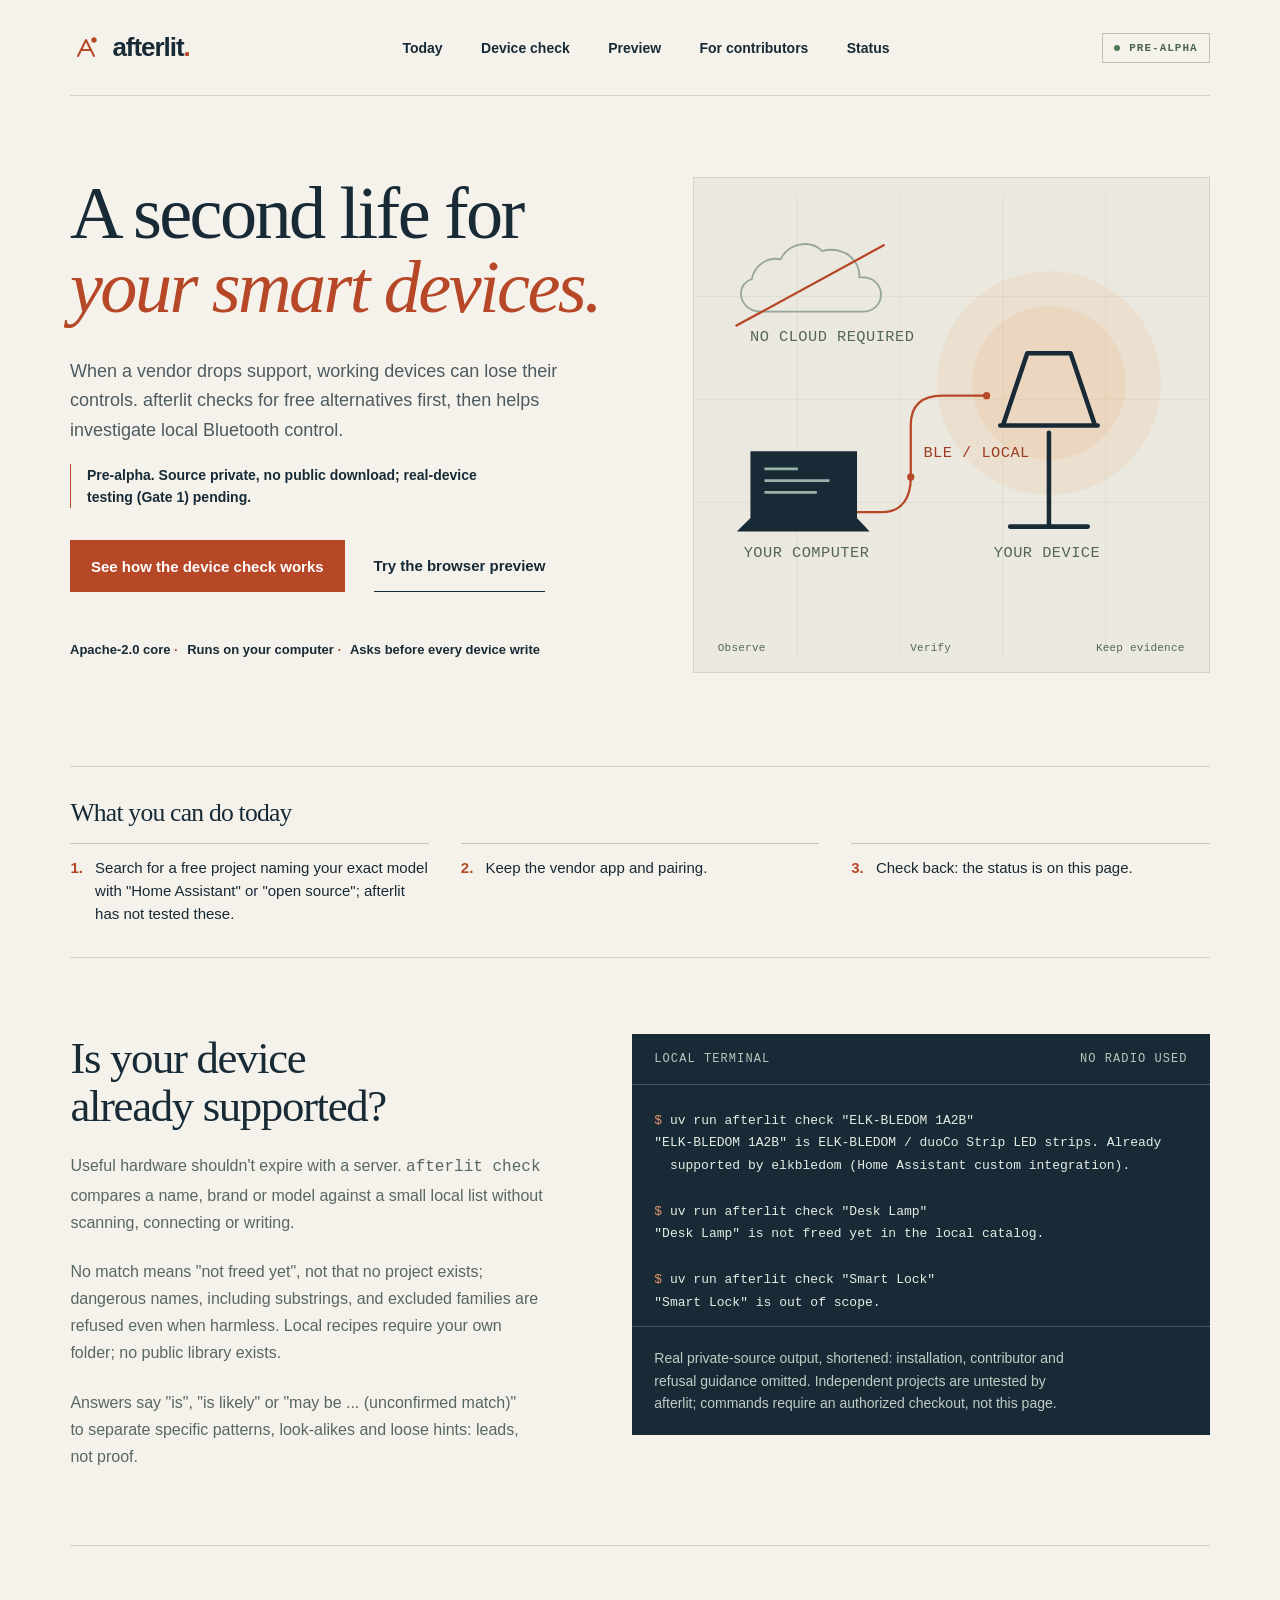
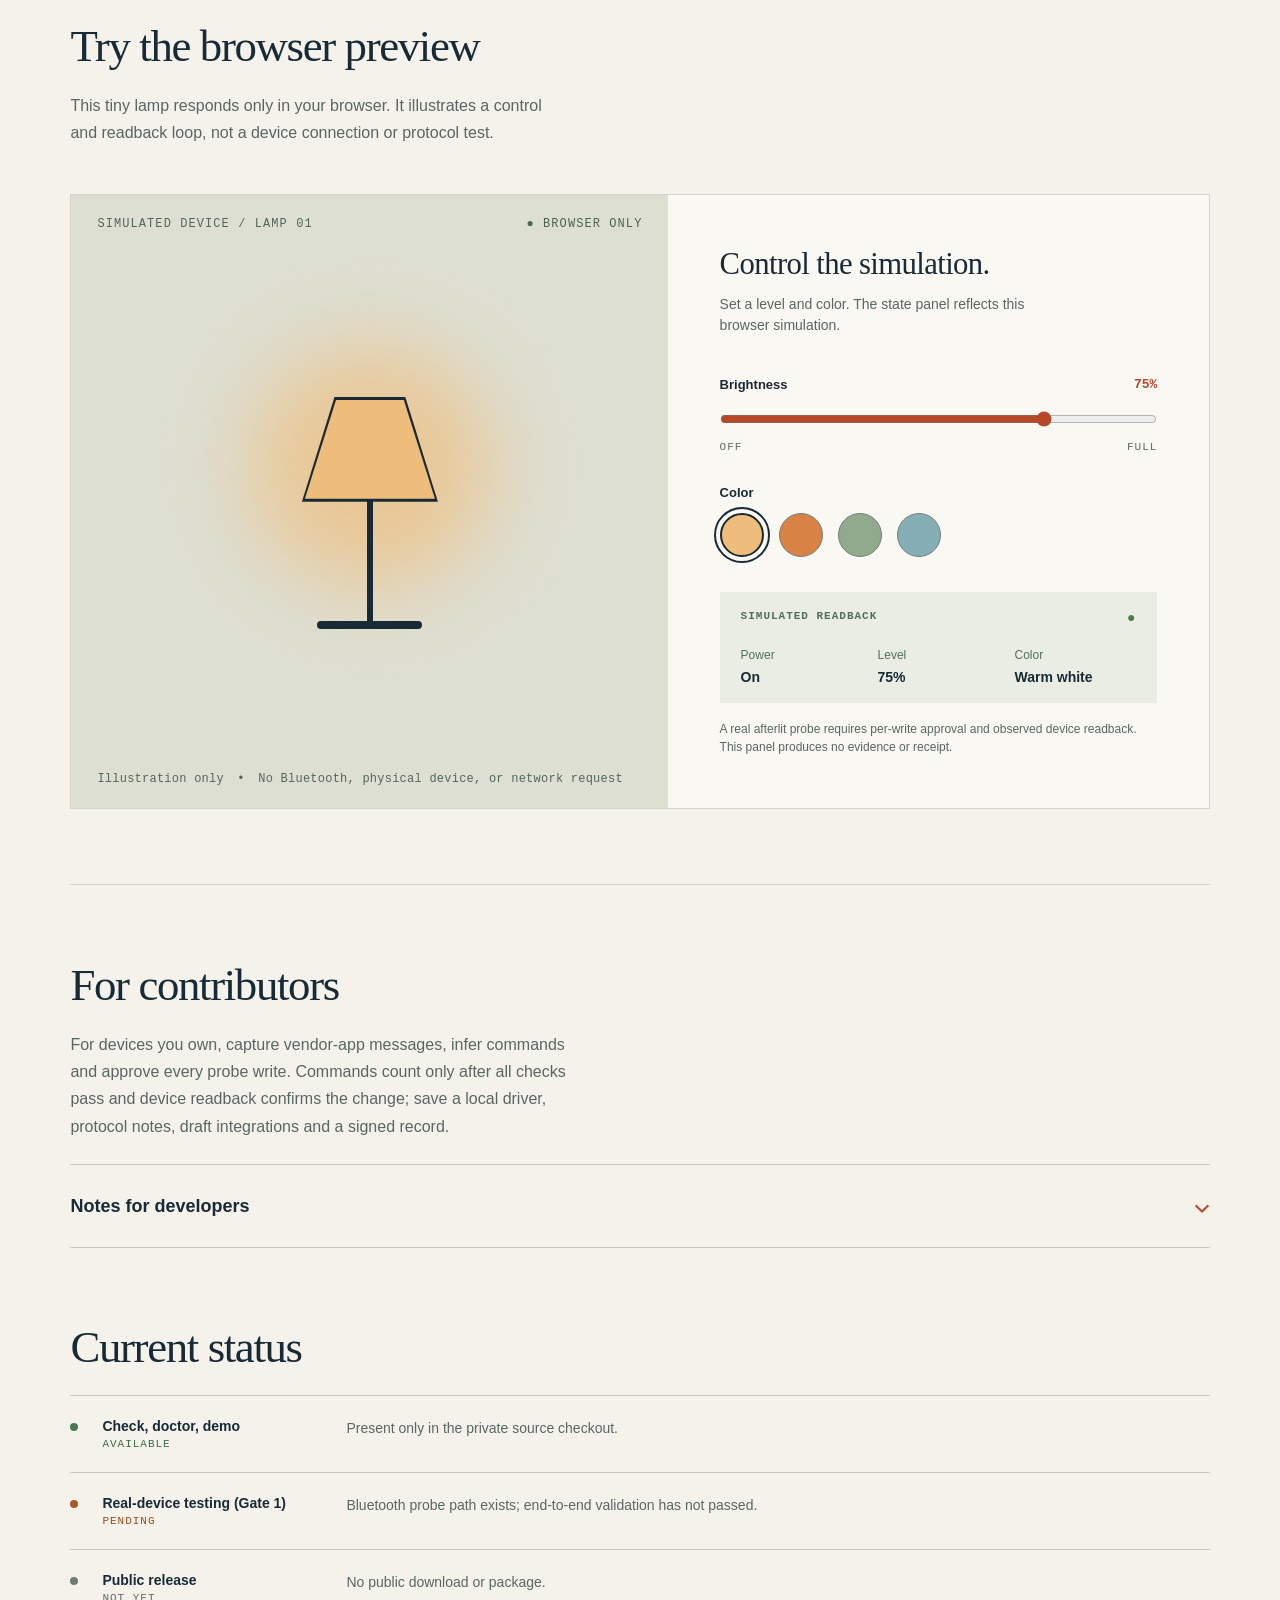
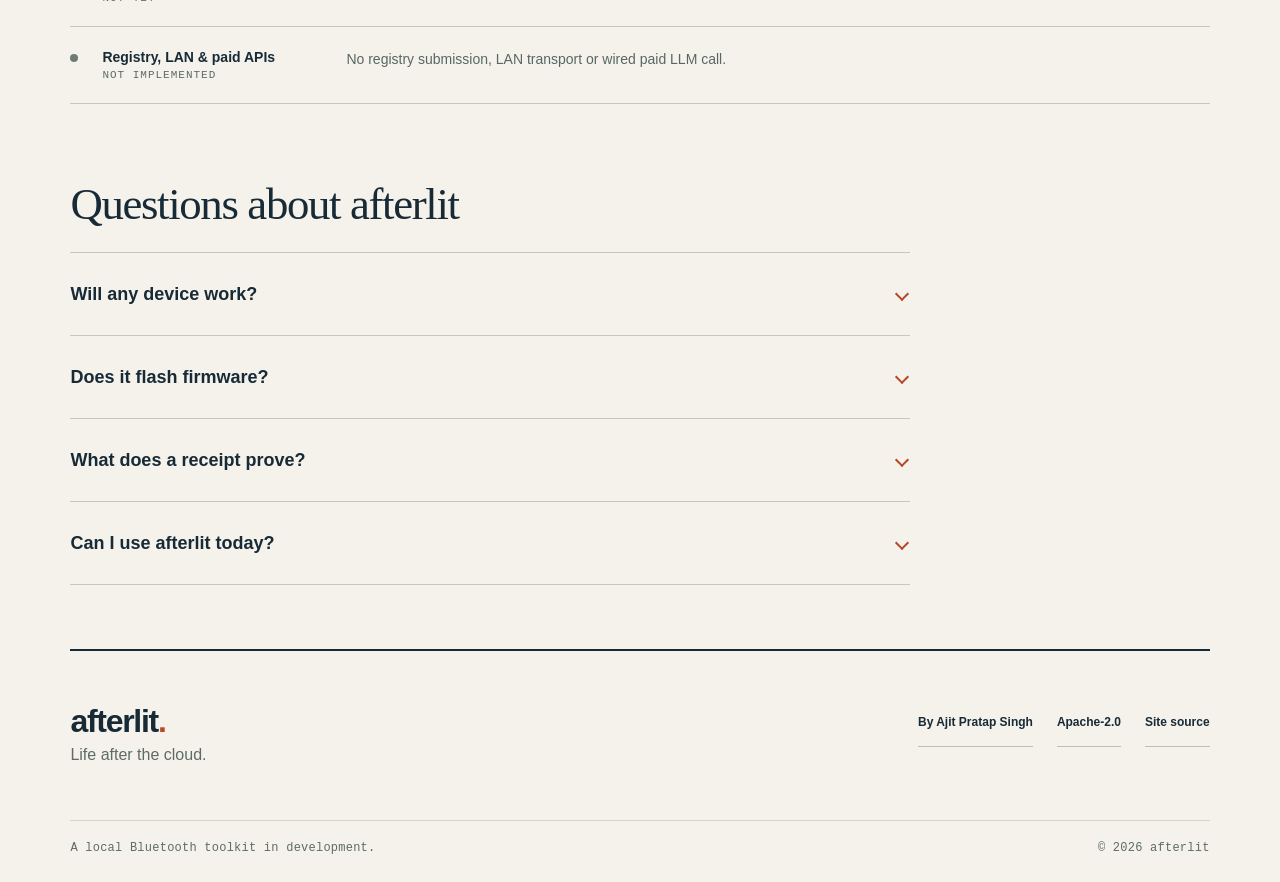
<file: website/index.html>
<!doctype html>
<html lang="en">
<head>
<meta charset="utf-8">
<meta name="viewport" content="width=device-width, initial-scale=1">
<meta name="color-scheme" content="light">
<meta name="theme-color" content="#f4f2eb">
<meta name="referrer" content="no-referrer">
<meta http-equiv="Content-Security-Policy" content="default-src 'none'; script-src 'self'; style-src 'self'; img-src 'self'; connect-src 'none'; base-uri 'none'; form-action 'none'; object-src 'none'">
<meta name="description" content="afterlit is a pre-alpha local tool for cloud-tied Bluetooth devices you own. It checks if a free project already supports yours and helps investigate the rest.">
<meta property="og:site_name" content="afterlit">
<meta property="og:title" content="afterlit: life after the cloud">
<meta property="og:description" content="Pre-alpha, source private. Check whether a free project already supports your Bluetooth device, and investigate the rest locally. Integrations are drafts.">
<meta property="og:image" content="https://ajitpratap0.github.io/afterlit-site/assets/social-card.png">
<meta property="og:image:alt" content="afterlit: A second life for your smart devices. A lamp connects to a local computer. Pre-alpha, with hardware validation pending.">
<meta property="og:url" content="https://ajitpratap0.github.io/afterlit-site/">
<meta property="og:type" content="website">
<link rel="canonical" href="https://ajitpratap0.github.io/afterlit-site/">
<meta property="og:image:width" content="1200">
<meta property="og:image:height" content="630">
<meta name="twitter:card" content="summary_large_image">
<meta name="twitter:title" content="afterlit: life after the cloud">
<meta name="twitter:description" content="Pre-alpha, source private. Check whether a free project already supports your Bluetooth device, and investigate the rest locally. Integrations are drafts.">
<meta name="twitter:image:alt" content="afterlit: A second life for your smart devices. A lamp connects to a local computer. Pre-alpha, with hardware validation pending.">
<link rel="icon" href="./assets/favicon.svg" type="image/svg+xml">
<link rel="stylesheet" href="./styles.css?v=20261031-1">
<script src="./site.js?v=20261031-1" defer></script>
<title>afterlit: life after the cloud</title>
</head>
<body>
<a class="skip-link" href="#main">Skip to content</a>
<div class="page-shell">
<header class="site-header">
<a class="brand" href="#top" aria-label="afterlit, back to top"><svg viewBox="0 0 48 48" aria-hidden="true"><path d="M12 36 24 12l12 24M18 27h12" fill="none" stroke="currentColor" stroke-linecap="round" stroke-linejoin="round" stroke-width="3"/><circle cx="36" cy="12" r="4" fill="currentColor"/></svg><span>afterlit<span class="accent">.</span></span></a>
<nav aria-label="Primary"><a href="#today">Today</a><a href="#check">Device check</a><a href="#demo">Preview</a><a href="#workflow">For contributors</a><a href="#status">Status</a></nav>
<span class="badge"><span aria-hidden="true"></span> Pre-alpha</span>
</header>
<main id="main">
<section class="hero" id="top" aria-labelledby="hero-title">
<div class="hero-copy"><h1 id="hero-title">A second life for<br> <em>your smart devices.</em></h1><p class="lede">When a vendor drops support, working devices can lose their controls. afterlit checks for free alternatives first, then helps investigate local Bluetooth control.</p><p class="hardware-note">Pre-alpha. Source private, no public download; real-device testing (Gate 1) pending.</p><div class="hero-actions"><a class="button primary" href="#check">See how the device check works</a><a class="button text-button" href="#demo">Try the browser preview</a></div><p class="hero-note"><span>Apache-2.0 core</span><span aria-hidden="true">&nbsp;·</span> <span>Runs on your computer</span><span aria-hidden="true">&nbsp;·</span> <span>Asks before every device write</span></p></div>
<div class="hero-art" role="img" aria-label="A lamp linked directly to a local computer, with the cloud crossed out"><svg viewBox="0 0 570 510" aria-hidden="true"><path class="grid" d="M0 112H570M0 226H570M0 340H570M114 0V510M228 0V510M342 0V510M456 0V510"/><circle class="halo outer" cx="393" cy="208" r="124"/><circle class="halo inner" cx="393" cy="208" r="85"/><path class="wire" d="M130 351h78c23 0 32-17 32-38v-58c0-22 12-33 35-33h49"/><circle class="node" cx="240" cy="312" r="4"/><circle class="node" cx="324" cy="222" r="4"/><path class="screen" d="M64 285h115v73H64z M51 371h140l-12-13H64z"/><path class="screen-detail" d="M78 303h37m-37 13h72m-72 13h58"/><path class="lamp" d="M393 263v104m-43 0h86 M342 255h102l-27-80h-48z M339 255h108"/><path class="cloud" d="M64 93c3-15 17-25 32-22 8-17 32-23 46-9 6-2 13-2 20 0 14 4 22 17 21 29h4c11 0 20 8 20 19s-9 19-20 19H75c-14 0-23-9-23-20 0-8 5-14 12-16Z"/><path class="strike" d="M46 145 211 55"/><text class="label-cloud" x="62" y="162">NO CLOUD REQUIRED</text><text class="label-base" x="55" y="401">YOUR COMPUTER</text><text class="label-base" x="332" y="401">YOUR DEVICE</text><text class="signal" x="254" y="290">BLE / LOCAL</text></svg><div class="art-bottom"><span>Observe</span><span>Verify</span><span>Keep evidence</span></div></div>
</section>
<section class="today section-rule" id="today" aria-labelledby="today-title">
<h2 id="today-title">What you can do today</h2>
<ol><li>Search for a free project naming your exact model with "Home Assistant" or "open source"; afterlit has not tested these.</li><li>Keep the vendor app and pairing.</li><li>Check back: the status is on this page.</li></ol>
</section>
<section class="check-section section-rule" id="check" aria-labelledby="check-title">
<div><h2 id="check-title">Is your device already supported?</h2>
<p>Useful hardware shouldn't expire with a server. <code>afterlit check</code> compares a name, brand or model against a small local list without scanning, connecting or writing.</p>
<p>No match means "not freed yet", not that no project exists; dangerous names, including substrings, and excluded families are refused even when harmless. Local recipes require your own folder; no public library exists.</p>
<p>Answers say "is", "is likely" or "may be ... (unconfirmed match)" to separate specific patterns, look-alikes and loose hints: leads, not proof.</p></div>
<div class="terminal"><div class="terminal-head"><span>LOCAL TERMINAL</span><span>NO RADIO USED</span></div><pre tabindex="0" role="region" aria-label="Example device checks"><code><span class="ln"><span aria-hidden="true">$</span> uv run afterlit check "ELK-BLEDOM 1A2B"</span>
<span class="ln">"ELK-BLEDOM 1A2B" is ELK-BLEDOM / duoCo Strip LED strips. Already supported by elkbledom (Home Assistant custom integration).</span>

<span class="ln"><span aria-hidden="true">$</span> uv run afterlit check "Desk Lamp"</span>
<span class="ln">"Desk Lamp" is not freed yet in the local catalog.</span>

<span class="ln"><span aria-hidden="true">$</span> uv run afterlit check "Smart Lock"</span>
<span class="ln">"Smart Lock" is out of scope.</span></code></pre><p>Real private-source output, shortened: installation, contributor and refusal guidance omitted. Independent projects are untested by afterlit; commands require an authorized checkout, not this page.</p></div>
</section>
<section class="demo-section section-rule" id="demo" aria-labelledby="demo-title"><div class="section-heading demo-heading"><h2 id="demo-title">Try the browser preview</h2><p>This tiny lamp responds only in your browser. It illustrates a control and readback loop, not a device connection or protocol test.</p></div><div class="workbench"><div class="bench-visual"><div class="bench-top"><span>SIMULATED DEVICE / LAMP 01</span><span><span aria-hidden="true">●</span> BROWSER ONLY</span></div><div class="bench-stage"><div class="demo-lamp level-75 tone-warm" id="demo-lamp" aria-hidden="true"><div class="demo-glow"></div><div class="demo-shade"></div><div class="demo-stem"></div><div class="demo-base"></div></div></div><p class="bench-foot">Illustration only <span aria-hidden="true">•</span> No Bluetooth, physical device, or network request</p></div><div class="bench-controls"><h3>Control the simulation.</h3><p>Set a level and color. The state panel reflects this browser simulation.</p><fieldset id="demo-controls" disabled><legend class="sr-only">Simulated lamp controls</legend><div class="control-heading"><label for="brightness">Brightness</label><output id="brightness-value" for="brightness">75%</output></div><input id="brightness" type="range" min="0" max="100" step="25" value="75" aria-valuetext="75%"><div class="range-ends"><span>OFF</span><span>FULL</span></div><div class="color-control"><p id="color-label">Color</p><div class="swatches" role="group" aria-labelledby="color-label"><button type="button" class="swatch swatch-warm" data-tone="warm" aria-label="Warm white" aria-pressed="true" title="Warm white"></button><button type="button" class="swatch swatch-amber" data-tone="amber" aria-label="Amber" aria-pressed="false" title="Amber"></button><button type="button" class="swatch swatch-sage" data-tone="sage" aria-label="Sage" aria-pressed="false" title="Sage"></button><button type="button" class="swatch swatch-blue" data-tone="blue" aria-label="Blue" aria-pressed="false" title="Blue"></button></div></div></fieldset><p class="no-js-note">Enable JavaScript to use the browser-only controls.</p><div class="readback" role="status" aria-live="polite" aria-atomic="true"><div class="readback-title"><span>SIMULATED READBACK</span><span aria-hidden="true">●</span></div><dl><div><dt>Power</dt><dd id="state-power">On</dd></div><div><dt>Level</dt><dd id="state-level">75%</dd></div><div><dt>Color</dt><dd id="state-color">Warm white</dd></div></dl></div><p class="evidence-note">A real afterlit probe requires per-write approval and observed device readback. This panel produces no evidence or receipt.</p></div></div></section>
<section class="workflow section-rule" id="workflow" aria-labelledby="workflow-title">
<div class="section-heading"><h2 id="workflow-title">For contributors</h2><p class="workflow-intro">For devices you own, capture vendor-app messages, infer commands and approve every probe write. Commands count only after all checks pass and device readback confirms the change; save a local driver, protocol notes, draft integrations and a signed record.</p></div>
<details class="dev-notes"><summary>Notes for developers</summary>
<p>Probes start read-only, check every fixed byte and refuse dangerous command names and known firmware-update targets; notification subscriptions also need approval. Identifying Bluetooth characteristics are never logged.</p>
<div id="doctor"><h3>Bluetooth readiness</h3><p><code>afterlit doctor</code> checks Python, Bluetooth software and OS without using Bluetooth, writing files or reading credentials by default; optional <code>--radio</code> scans for three seconds without connecting, pairing or reading/writing device data, but may send scan requests and prompt for permission. Check, Problem or Skipped means readiness is unconfirmed; a clean report does not prove device support.</p></div>
<div id="quickstart"><h3>Practice run</h3><p><code>afterlit demo</code> simulates a lamp without radio, device, account or cloud, saving a new folder each time. It exists in private source; integrations need configuration and review and are not installable.</p></div>
<p>OS minimums come from the Bluetooth library, not device testing. The simulated strip's pre-declared <code>0xFF</code> fixed-byte allowance is recorded in the signed receipt; a real device needs that allowance confirmed by hand.</p>
</details></section>
<section class="status-section section-rule" id="status" aria-labelledby="status-title">
<div class="section-heading"><h2 id="status-title">Current status</h2></div>
<div class="status-table">
<div class="status-row"><span class="status-dot ready" aria-hidden="true"></span><strong>Check, doctor, demo</strong><span>Present only in the private source checkout.</span><span class="state-tag">Available</span></div>
<div class="status-row"><span class="status-dot pending" aria-hidden="true"></span><strong>Real-device testing (Gate 1)</strong><span>Bluetooth probe path exists; end-to-end validation has not passed.</span><span class="state-tag">Pending</span></div>
<div class="status-row"><span class="status-dot future" aria-hidden="true"></span><strong>Public release</strong><span>No public download or package.</span><span class="state-tag">Not yet</span></div>
<div class="status-row"><span class="status-dot future" aria-hidden="true"></span><strong>Registry, LAN &amp; paid APIs</strong><span>No registry submission, LAN transport or wired paid LLM call.</span><span class="state-tag">Not implemented</span></div>
</div></section>
<section class="faq section-rule" aria-labelledby="faq-title">
<h2 id="faq-title">Questions about afterlit</h2>
<div class="faq-list">
<details><summary>Will any device work?</summary><p>No; name matches are leads, and real-device testing is pending.</p></details>
<details><summary>Does it flash firmware?</summary><p>No firmware flashing or bypassing authentication, pairing, DRM or licenses.</p></details>
<details><summary>What does a receipt prove?</summary><p>Signatures and hash chains detect changes since signing, not who ran it, hardware presence or safety; default keys are one-off, while contributors can use their own keys and verifiers pin fingerprints. Automated registry acceptance is not implemented.</p></details>
<details><summary>Can I use afterlit today?</summary><p>Only with authorized access to the private source; there is no public download.</p></details>
</div></section>
</main>
<footer class="site-footer"><div class="footer-brand"><strong>afterlit<span>.</span></strong><p>Life after the cloud.</p></div><div class="footer-links"><a href="https://github.com/ajitpratap0" rel="noopener noreferrer">By Ajit Pratap Singh</a><a href="https://www.apache.org/licenses/LICENSE-2.0" rel="noopener noreferrer">Apache-2.0</a><a href="https://github.com/ajitpratap0/afterlit-site" rel="noopener noreferrer">Site source</a></div><p class="footer-bottom">A local Bluetooth toolkit in development. <span>© 2026 afterlit</span></p></footer>
</div>
</body>
</html>
</file>
<file: website/styles.css>
/* afterlit design tokens. Names match DESIGN.md at the repository root.
   Font sizes stay literal px or clamp() in each rule (scripts/check_site.py). */
:root {
  --ink:#172a36;
  --rust:#b64727;
  --rust-hover:#a74022;
  --rust-text:#9d3b20;
  --paper:#f4f2eb;
  --paper-raised:#f9f8f2;
  --paper-sunk:#ebe8df;
  --bench:#dedfd3;
  --readback:#e9ede4;
  --text-lede:#4d5b60;
  --text-muted:#586763;
  --text-soft:#5d6c64;
  --text-on-bench:#53665c;
  --rule:#c9c7bb;
  --rule-soft:#d6d4ca;
  --sage-text:#4b654f;
  --sage-text-soft:#536e5b;
  --sage-line:#b9c3b2;
  --status-ready:#4b7a52;
  --status-ready-text:#3f6b47;
  --status-pending:#a8592b;
  --status-pending-text:#9a4a1c;
  --status-future:#6f7c75;
  --terminal-text:#e5ece4;
  --terminal-head:#b5c9be;
  --terminal-note:#c1ccc5;
  --terminal-rule:#435560;
  --terminal-prompt:#e4956b;
  --tone-warm:#efbd7b;
  --tone-amber:#d98246;
  --tone-sage:#91aa8d;
  --tone-blue:#86aeb5;
  --tone-off:#a7aca1;
  --select:#efbd7b;
  --white:#ffffff;
  --art-detail:#99b3aa;
  --art-cloud:#98a6a0;
  --swatch-line:#718179;
  --art-grid:#dedbd0;
  --art-halo:#e5ad71;

  --font-display:Georgia,"Times New Roman",serif;
  --font-body:Arial,Helvetica,sans-serif;
  --font-mono:ui-monospace,SFMono-Regular,Consolas,monospace;

  --s-1:4px;
  --s-2:8px;
  --s-3:12px;
  --s-4:16px;
  --s-5:24px;
  --s-6:32px;
  --s-7:48px;
  --s-8:64px;
  --s-9:96px;
  --s-10:128px;
  --section-pad:clamp(44px, 4vw + 24px, 84px);
  --measure:31em;
  --gutter:clamp(24px,5.5vw,96px);
  --tap:44px;
  --focus-ring:3px solid var(--rust);
}

/* The lamp light is a registered colour so a tone change cross-fades.
   initial-value must be a literal and must match --tone-warm. */
@property --light {
  syntax:'<color>';
  inherits:true;
  initial-value:#efbd7b;
}
@property --glow {
  syntax:'<number>';
  inherits:true;
  initial-value:.75;
}

* {
  box-sizing:border-box
}
html {
  scroll-behavior:smooth
}
body {
  margin:0;
  background:var(--paper);
  color:var(--ink);
  font-family:var(--font-body);
  -webkit-font-smoothing:antialiased
}
::selection {
  background:var(--select);
  color:var(--ink)
}
a {
  color:inherit;
  text-underline-offset:.2em;
  text-decoration-thickness:1px;
  transition:text-decoration-color .15s ease-out
}
a:hover {
  text-decoration-color:var(--rust)
}
button,input {
  font:inherit
}
p,small,dd,.status-row>span {
  text-wrap:pretty
}
h1,h2,h3,p,li,dd,dt,summary,small,.button,.site-header nav a {
  overflow-wrap:break-word
}
.page-shell {
  max-width:1560px;
  margin:auto;
  padding:0 var(--gutter)
}
.skip-link {
  position:absolute;
  left:16px;
  top:-60px;
  z-index:10;
  padding:12px 18px;
  background:var(--ink);
  color:var(--white)
}
.skip-link:focus {
  top:12px
}
:focus-visible {
  outline:var(--focus-ring);
  outline-offset:4px
}

/* Header */
.site-header {
  display:flex;
  align-items:center;
  justify-content:space-between;
  gap:var(--s-6);
  min-height:96px;
  border-bottom:1px solid var(--rule-soft)
}
.brand {
  display:inline-flex;
  align-items:center;
  gap:10px;
  font-weight:800;
  font-size:26px;
  letter-spacing:-.04em;
  text-decoration:none;
  white-space:nowrap
}
.brand svg {
  width:32px;
  height:32px;
  color:var(--rust)
}
.accent,.footer-brand strong span {
  color:var(--rust)
}
.site-header nav {
  display:flex;
  flex-wrap:wrap;
  gap:clamp(16px,3vw,44px)
}
.site-header nav a {
  display:inline-flex;
  align-items:center;
  min-height:var(--tap);
  font-size:13px;
  font-weight:700;
  text-decoration:none
}
.badge,.readback-title,.art-bottom,.bench-top,.bench-foot,.range-ends,.terminal-head,.state-tag,.footer-bottom {
  font-family:var(--font-mono);
  letter-spacing:.09em
}
.badge {
  display:flex;
  align-items:center;
  gap:9px;
  border:1px solid var(--sage-line);
  padding:8px 11px;
  color:var(--sage-text);
  font-size:11px;
  font-weight:700;
  text-transform:uppercase;
  white-space:nowrap
}
.badge span {
  width:6px;
  height:6px;
  background:var(--status-ready);
  border-radius:50%
}

/* Type */
h1,h2,h3,p {
  margin-top:0
}
h1,h2,h3 {
  font-family:var(--font-display);
  font-weight:400;
  hyphens:auto
}
h1 {
  font-size:clamp(48px,5.8vw,96px);
  font-size:clamp(48px,13cqi,96px);
  line-height:1;
  letter-spacing:-.035em;
  margin:0 0 var(--s-6)
}
h1 em {
  font-weight:400;
  color:var(--rust)
}
h2 {
  font-size:clamp(34px,3.5vw,58px);
  line-height:1.08;
  letter-spacing:-.03em;
  margin:0;
  text-wrap:balance
}
h3 {
  font-size:clamp(25px,2vw,32px);
  letter-spacing:-.02em;
  margin:0 0 15px;
  text-wrap:balance
}
.lede {
  max-width:30em;
  font-size:18px;
  line-height:1.65;
  color:var(--text-lede)
}

/* Hero */
.hero {
  display:grid;
  grid-template-columns:1.05fr .95fr;
  min-height:670px;
  gap:4vw;
  align-items:center;
  padding:76px 0 88px
}
.hero-copy {
  max-width:740px;
  container-type:inline-size
}
.hero-actions {
  display:flex;
  align-items:center;
  gap:29px;
  flex-wrap:wrap;
  margin:var(--s-6) 0 var(--s-7)
}
.button {
  display:inline-flex;
  align-items:center;
  justify-content:space-between;
  gap:25px;
  min-height:52px;
  font-size:15px;
  font-weight:700;
  text-decoration:none
}
.primary {
  background:var(--rust);
  color:var(--white);
  border:1px solid transparent;
  padding:0 20px;
  transition:background-color .15s ease-out
}
.primary:hover {
  background:var(--rust-hover)
}
.text-button {
  border-bottom:1px solid var(--ink)
}
.hero-note {
  font-family:var(--font-body);
  font-size:13px;
  font-weight:700;
  line-height:1.6;
  color:var(--ink);
  margin-bottom:var(--s-3)
}
.hero-note span {
  white-space:nowrap
}
.hero-note span[aria-hidden] {
  margin-right:.45em;
  color:var(--rust)
}
.hardware-note {
  max-width:var(--measure);
  margin:0;
  padding-left:var(--s-4);
  border-left:1px solid var(--rust);
  font-size:14px;
  line-height:1.6;
  font-weight:700;
  color:var(--ink)
}
.hero-art {
  background:var(--paper-sunk);
  border:1px solid var(--rule-soft);
  min-width:0;
  aspect-ratio:1.04;
  position:relative;
  overflow:hidden
}
.art-bottom {
  position:absolute;
  left:24px;
  right:24px;
  bottom:18px;
  z-index:1;
  display:flex;
  justify-content:space-between;
  font-size:11px;
  letter-spacing:.02em;
  color:var(--text-on-bench)
}
.hero-art svg {
  width:100%;
  height:100%
}
.grid {
  stroke:var(--art-grid);
  stroke-width:1
}
.halo {
  fill:var(--art-halo)
}
.outer {
  opacity:.14
}
.inner {
  opacity:.18
}
.wire {
  fill:none;
  stroke:var(--rust);
  stroke-width:2.5
}
.node {
  fill:var(--rust)
}
.screen {
  fill:var(--ink);
  stroke:var(--ink);
  stroke-width:3
}
.screen-detail {
  stroke:var(--art-detail);
  stroke-width:3;
  fill:none
}
.lamp {
  fill:none;
  stroke:var(--ink);
  stroke-width:5;
  stroke-linejoin:round;
  stroke-linecap:round
}
.cloud {
  fill:none;
  stroke:var(--art-cloud);
  stroke-width:2
}
.strike {
  stroke:var(--rust);
  stroke-width:2.5
}
.hero-art text {
  font-family:var(--font-mono);
  font-size:11px;
  letter-spacing:.05em;
  fill:var(--text-on-bench)
}
.hero-art .signal {
  fill:var(--rust-text)
}

/* Sections */
.section-rule {
  border-top:1px solid var(--rule-soft);
  padding:var(--section-pad) 0
}
.not-found {
  padding:var(--section-pad) 0
}
.not-found h1 {
  font-size:clamp(48px,5vw,64px)
}
.section-heading {
  max-width:840px;
  margin-bottom:var(--s-7)
}
.problem p,.check-section>div:first-child>p,.doctor-section>div:first-child>p,.quickstart>div:first-child>p,.run-outputs p,.workflow-intro {
  max-width:var(--measure);
  margin:22px 0 0;
  color:var(--text-muted);
  font-size:16px;
  line-height:1.7
}
.hero>*,.problem>*,.problem>div>*,.check-section>*,.quickstart>*,.doctor-section>*,.faq>*,.workbench>*,.run-outputs>*,.section-heading,.status-row>* {
  min-width:0
}

/* Thesis band: the one typographic peak after the hero */
.problem {
  padding-block:clamp(96px,10vw,160px)
}
.problem h2 {
  max-width:800px
}

.check-section {
  display:grid;
  grid-template-columns:.9fr 1.1fr;
  gap:7vw
}
.check-section h2 {
  max-width:520px
}
.check-section>.terminal,.doctor-section>.terminal {
  align-self:start
}

/* Owner help is a compact ruled list, not another panel split. */
.today {
  padding-block:var(--s-6)
}
.today h2 {
  font-size:clamp(25px,2vw,32px)
}
.today ol {
  display:grid;
  gap:var(--s-2);
  margin:var(--s-4) 0 0;
  padding:0;
  list-style:none;
  counter-reset:today;
  font-size:15px;
  line-height:1.55
}
.today li {
  counter-increment:today;
  display:grid;
  grid-template-columns:2ch minmax(0,1fr);
  gap:var(--s-2)
}
.today li::before {
  content:counter(today) ".";
  color:var(--rust);
  font-weight:700
}
.status-section .section-heading,.workflow .section-heading {
  margin-bottom:var(--s-5)
}
.faq h2 {
  margin-bottom:var(--s-5)
}
.faq-list {
  max-width:840px
}
.workflow,.status-section {
  padding-bottom:0
}
.workflow+.section-rule,.status-section+.section-rule {
  border-top:0
}
.faq {
  padding-bottom:var(--s-8)
}

/* Ruled lists */
.artifact-list {
  list-style:none;
  padding:0;
  margin:0;
  border-top:1px solid var(--rule)
}
.artifact-list li {
  display:grid;
  grid-template-columns:1fr;
  padding:22px 0;
  border-bottom:1px solid var(--rule)
}
.artifact-list strong {
  font-size:16px
}
.artifact-list small {
  display:block;
  max-width:var(--measure);
  color:var(--text-muted);
  margin-top:6px;
  font-size:14px;
  line-height:1.55
}
.outcome-list {
  margin-top:var(--s-6)
}
.check-section .outcome-list+p {
  margin-top:var(--s-6)
}
.confidence {
  margin:var(--s-3) 0 0;
  border-top:1px solid var(--rule);
  max-width:36em
}
.confidence div {
  display:grid;
  grid-template-columns:minmax(0,16em) minmax(0,1fr);
  gap:var(--s-1) var(--s-4);
  padding:var(--s-3) 0;
  border-bottom:1px solid var(--rule)
}
.confidence dt {
  font-family:var(--font-mono);
  font-size:13px;
  line-height:1.6;
  color:var(--ink)
}
.confidence dd {
  margin:0;
  font-size:16px;
  line-height:1.5;
  color:var(--text-muted)
}

/* Contributor steps */
.steps {
  display:grid;
  grid-template-columns:repeat(4,1fr);
  border-top:1px solid var(--rule)
}
.steps article {
  padding:29px 25px 10px 0;
  min-height:240px;
  border-right:1px solid var(--rule)
}
.steps article:not(:first-child) {
  padding-left:25px
}
.steps article:last-child {
  border-right:0
}
/* The ordinal is part of the step heading, set in the heading's own face */
.number {
  color:var(--rust);
  margin-right:.15em
}
.steps h3 {
  hyphens:manual
}
.steps p {
  color:var(--text-muted);
  font-size:14px;
  line-height:1.65;
  max-width:34em
}
.workflow-intro {
  margin-top:22px
}
.run-outputs {
  margin-top:var(--s-8)
}
.run-outputs h3 {
  margin:0
}
.run-outputs .artifact-list {
  margin-top:var(--s-5)
}
.method-note {
  margin:var(--s-6) 0 0;
  padding:0;
  max-width:var(--measure);
  font-size:14px;
  line-height:1.7;
  color:var(--text-muted)
}
.method-note strong {
  color:var(--ink)
}

/* Browser preview workbench */
.demo-heading>p {
  max-width:var(--measure);
  color:var(--text-muted);
  line-height:1.7;
  font-size:16px;
  margin:22px 0 0
}
.workbench {
  display:grid;
  grid-template-columns:1.05fr .95fr;
  min-height:540px;
  border:1px solid var(--rule-soft)
}
.bench-visual {
  background:var(--bench);
  display:flex;
  flex-direction:column;
  justify-content:space-between;
  padding:22px 26px;
  min-width:0;
  overflow:hidden
}
.bench-top,.bench-foot {
  font-size:12px;
  color:var(--text-on-bench)
}
.bench-top {
  display:flex;
  justify-content:space-between;
  gap:12px
}
.bench-top span:last-child {
  color:var(--sage-text)
}
.bench-foot {
  margin:0;
  letter-spacing:.02em
}
.bench-foot span {
  margin:0 6px
}
.bench-stage {
  flex:1;
  display:grid;
  place-items:center;
  min-height:340px
}
.demo-lamp {
  position:relative;
  width:250px;
  height:310px;
  --light:var(--tone-warm);
  --glow:.75;
  transition:--light .32s cubic-bezier(.16,1,.3,1),--glow .32s cubic-bezier(.16,1,.3,1)
}
.demo-glow {
  position:absolute;
  left:5px;
  top:0;
  width:240px;
  height:240px;
  border-radius:50%;
  background:var(--light);
  opacity:var(--glow);
  filter:blur(43px)
}
.demo-shade {
  position:absolute;
  left:57px;
  top:50px;
  width:136px;
  height:105px;
  clip-path:polygon(24% 0,76% 0,100% 100%,0 100%);
  background:var(--ink)
}
.demo-shade:after {
  content:"";
  position:absolute;
  inset:3px;
  clip-path:polygon(24% 0,76% 0,100% 100%,0 100%);
  background:var(--light)
}
.demo-stem {
  position:absolute;
  left:122px;
  top:153px;
  width:6px;
  height:122px;
  background:var(--ink)
}
.demo-base {
  position:absolute;
  left:72px;
  top:274px;
  width:105px;
  height:8px;
  background:var(--ink);
  border-radius:5px
}
.tone-warm {
  --light:var(--tone-warm)
}
.tone-amber {
  --light:var(--tone-amber)
}
.tone-sage {
  --light:var(--tone-sage)
}
.tone-blue {
  --light:var(--tone-blue)
}
.level-0 {
  --glow:0;
  --light:var(--tone-off)
}
.level-25 {
  --glow:.19
}
.level-50 {
  --glow:.42
}
.level-75 {
  --glow:.72
}
.level-100 {
  --glow:1
}
.bench-controls {
  padding:clamp(28px,4vw,56px);
  background:var(--paper-raised)
}
.bench-controls h3 {
  font-size:clamp(28px,2.4vw,36px);
  margin-bottom:12px
}
.bench-controls>p:not(.no-js-note):not(.evidence-note) {
  color:var(--text-muted);
  line-height:1.55;
  max-width:390px;
  font-size:14px
}
.bench-controls fieldset {
  border:0;
  padding:0;
  margin:40px 0 0
}
.bench-controls fieldset:disabled {
  opacity:.55
}
.control-heading {
  display:flex;
  justify-content:space-between;
  align-items:center;
  font-size:13px;
  font-weight:700
}
.control-heading output {
  font-family:var(--font-mono);
  color:var(--rust);
  font-variant-numeric:tabular-nums
}
.bench-controls input[type=range] {
  display:block;
  width:100%;
  height:var(--tap);
  margin:5px 0 0;
  accent-color:var(--rust);
  cursor:pointer
}
.range-ends {
  display:flex;
  justify-content:space-between;
  font-size:11px;
  color:var(--text-soft)
}
.color-control {
  margin-top:var(--s-6)
}
.color-control p {
  font-size:13px;
  font-weight:700
}
.swatches {
  display:flex;
  flex-wrap:wrap;
  gap:15px
}
.swatch {
  height:var(--tap);
  width:var(--tap);
  border:1px solid var(--swatch-line);
  border-radius:50%;
  cursor:pointer
}
.swatch[aria-pressed=true] {
  border:2px solid var(--ink);
  outline:2px solid var(--ink);
  outline-offset:4px
}
.swatch:focus-visible {
  outline:var(--focus-ring);
  outline-offset:5px
}
.swatch-warm {
  background:var(--tone-warm)
}
.swatch-amber {
  background:var(--tone-amber)
}
.swatch-sage {
  background:var(--tone-sage)
}
.swatch-blue {
  background:var(--tone-blue)
}
.no-js-note {
  font-size:12px;
  color:var(--rust-text);
  margin:15px 0
}
.js-ready .no-js-note {
  display:none
}
.readback {
  background:var(--readback);
  margin-top:35px;
  padding:18px 21px
}
.readback-title {
  display:flex;
  justify-content:space-between;
  font-size:11px;
  color:var(--sage-text-soft);
  font-weight:700
}
.readback-title span:last-child {
  display:inline-block;
  font-size:14px;
  color:var(--status-ready)
}
.readback.is-confirmed .readback-title span:last-child {
  animation:readback-confirm .6s cubic-bezier(.16,1,.3,1)
}
@keyframes readback-confirm {
  from {
    opacity:.2;
    transform:scale(.5)
  }
  to {
    opacity:1;
    transform:none
  }
}
.readback dl {
  display:flex;
  gap:15px;
  margin:22px 0 0
}
.readback dl div {
  flex:1;
  min-width:0
}
.readback dt {
  font-size:12px;
  color:var(--sage-text-soft)
}
.readback dd {
  margin:7px 0 0;
  font-weight:700;
  font-size:14px;
  font-variant-numeric:tabular-nums
}
.evidence-note {
  font-size:12px;
  line-height:1.55;
  color:var(--text-muted);
  margin:17px 0 0
}

/* Status */
.status-table {
  border-top:1px solid var(--rule)
}
.status-row {
  display:grid;
  grid-template-columns:12px minmax(150px,1fr) minmax(220px,1.5fr);
  gap:20px;
  align-items:center;
  padding:22px 0;
  border-bottom:1px solid var(--rule);
  font-size:14px
}
.status-row>span:nth-child(3) {
  max-width:var(--measure);
  color:var(--text-muted);
  line-height:1.5
}
.status-dot {
  width:8px;
  height:8px;
  border-radius:50%
}
.status-dot.ready {
  background:var(--status-ready)
}
.status-dot.pending {
  background:var(--status-pending)
}
.status-dot.future {
  background:var(--status-future)
}
.state-tag {
  grid-column:2/-1;
  font-size:11px;
  text-transform:uppercase;
  color:var(--text-soft);
  text-align:left
}
.status-dot.ready~.state-tag {
  color:var(--status-ready-text)
}
.status-dot.pending~.state-tag {
  color:var(--status-pending-text)
}
.status-section>.method-note {
  margin-top:var(--s-5)
}

/* Terminal */
.terminal {
  background:var(--ink);
  color:var(--terminal-text);
  min-width:0
}
.terminal ::selection {
  background:var(--terminal-prompt);
  color:var(--ink)
}
.terminal-head {
  display:flex;
  flex-wrap:wrap;
  justify-content:space-between;
  gap:15px;
  color:var(--terminal-head);
  border-bottom:1px solid var(--terminal-rule);
  padding:18px 22px;
  font-size:12px
}
.terminal pre {
  white-space:pre-wrap;
  overflow-wrap:break-word;
  overflow-x:auto;
  scrollbar-color:var(--terminal-rule) var(--ink);
  scrollbar-width:thin;
  font-size:13px;
  line-height:1.75;
  padding:25px 22px 12px;
  margin:0
}
.terminal pre [aria-hidden] {
  color:var(--terminal-prompt);
  user-select:none
}
/* One logical output line: continuations hang 2ch in, so a wrap never reads as a new line */
.terminal pre .ln {
  display:inline-block;
  box-sizing:border-box;
  width:100%;
  padding-left:2ch;
  text-indent:-2ch;
  vertical-align:top
}
.terminal pre .ln-fix {
  padding-left:4ch;
  text-indent:-4ch
}
.terminal pre:focus-visible {
  outline:3px solid var(--terminal-prompt);
  outline-offset:-3px
}
.terminal>p {
  border-top:1px solid var(--terminal-rule);
  padding:20px 22px;
  padding-right:max(22px, calc(100% - 31em - 22px));
  margin:0;
  color:var(--terminal-note);
  font-size:14px;
  line-height:1.6
}
.terminal code {
  font-family:var(--font-mono);
  font-variant-ligatures:none
}
.terminal .dev-notes {
  border-top:1px solid var(--terminal-rule);
  padding:var(--s-1) 22px
}
.terminal .dev-notes summary {
  list-style:none;
  display:flex;
  align-items:center;
  justify-content:space-between;
  gap:20px;
  min-height:var(--tap);
  cursor:pointer;
  color:var(--terminal-note);
  font-size:13px;
  font-weight:700
}
.terminal .dev-notes summary::-webkit-details-marker {
  display:none
}
.terminal .dev-notes summary:after {
  content:"";
  width:7px;
  height:7px;
  flex-shrink:0;
  border-right:2px solid var(--terminal-prompt);
  border-bottom:2px solid var(--terminal-prompt);
  transform:rotate(45deg);
  margin-right:3px;
  transition:transform .18s cubic-bezier(.16,1,.3,1)
}
.terminal .dev-notes[open] summary:after {
  transform:rotate(225deg)
}
.terminal .dev-notes summary:focus-visible {
  outline:3px solid var(--terminal-prompt);
  outline-offset:2px
}
.terminal .dev-notes p {
  max-width:var(--measure);
  margin:0 0 20px;
  color:var(--terminal-note);
  font-size:14px;
  line-height:1.6
}

/* FAQ */
.faq-list,.workflow>.dev-notes {
  border-top:1px solid var(--rule)
}
.faq details,.workflow>.dev-notes {
  border-bottom:1px solid var(--rule);
  padding:19px 0
}
.faq summary,.workflow>.dev-notes summary {
  list-style:none;
  cursor:pointer;
  font-size:18px;
  line-height:1.35;
  font-weight:700;
  display:flex;
  align-items:center;
  min-height:var(--tap);
  justify-content:space-between;
  gap:20px;
  text-wrap:balance
}
.faq summary::-webkit-details-marker,.workflow>.dev-notes summary::-webkit-details-marker {
  display:none
}
.faq summary:after,.workflow>.dev-notes summary:after {
  content:"";
  width:8px;
  height:8px;
  flex-shrink:0;
  border-right:2px solid var(--rust);
  border-bottom:2px solid var(--rust);
  transform:rotate(45deg);
  margin-right:3px;
  transition:transform .18s cubic-bezier(.16,1,.3,1)
}
.faq details[open] summary:after,.workflow>.dev-notes[open] summary:after {
  transform:rotate(225deg)
}
.faq details p,.workflow .dev-notes p {
  max-width:var(--measure);
  color:var(--text-muted);
  line-height:1.65;
  font-size:16px;
  margin:16px 0 0
}
.workflow .dev-notes h3 {
  margin:var(--s-5) 0 0
}

/* Footer */
.site-footer {
  border-top:2px solid var(--ink);
  padding:52px 0 24px;
  display:grid;
  grid-template-columns:1fr 1fr;
  gap:50px
}
.footer-brand strong {
  font-size:32px;
  letter-spacing:-.04em
}
.footer-brand p {
  color:var(--text-soft);
  margin:6px 0
}
.footer-links {
  display:flex;
  align-items:start;
  justify-content:flex-end;
  gap:24px;
  flex-wrap:wrap
}
.footer-links a {
  display:inline-flex;
  align-items:center;
  min-height:var(--tap);
  font-size:12px;
  font-weight:700;
  text-decoration:none;
  border-bottom:1px solid var(--sage-line);
  padding-bottom:5px
}
.footer-bottom {
  grid-column:1/-1;
  display:flex;
  justify-content:space-between;
  border-top:1px solid var(--rule-soft);
  padding-top:20px;
  margin:0;
  color:var(--text-soft);
  font-size:12px;
  letter-spacing:.02em
}
.sr-only {
  position:absolute;
  width:1px;
  height:1px;
  padding:0;
  margin:-1px;
  overflow:hidden;
  clip:rect(0,0,0,0);
  white-space:nowrap;
  border:0
}

/* Wide layouts */
@media(min-width:621px) {
  .site-header nav a {
    font-size:14px
  }
}
@media(min-width:951px) {
  .problem>div {
    display:grid;
    grid-template-columns:minmax(0,7fr) minmax(0,5fr);
    gap:clamp(32px,5vw,96px);
    align-items:end
  }
  .problem h2 {
    font-size:clamp(40px, 3.6vw + 8px, 64px);
    letter-spacing:-.035em;
    line-height:1.04
  }
  .problem p {
    margin:0
  }
  .check-section>.terminal,.doctor-section>.terminal {
    position:sticky;
    top:var(--s-5)
  }
  .run-outputs {
    display:grid;
    grid-template-columns:.9fr 1.1fr;
    gap:7vw
  }
  .run-outputs .artifact-list {
    margin-top:0
  }
  .today ol {
    grid-template-columns:repeat(3,minmax(0,1fr));
    gap:var(--s-6)
  }
  .today li {
    border-top:1px solid var(--rule);
    padding-top:var(--s-3)
  }
  .status-table {
    font-size:14px
  }
  .status-row {
    grid-template-columns:12px minmax(180px,16em) minmax(0,1fr);
    grid-template-rows:auto 1fr;
    grid-template-areas:"dot label desc" ". tag desc";
    align-items:start;
    row-gap:var(--s-1)
  }
  .status-row>.status-dot {
    grid-area:dot;
    margin-top:5px
  }
  .status-row>strong {
    grid-area:label
  }
  .status-row>span:nth-child(3) {
    grid-area:desc;
    max-width:var(--measure)
  }
  .status-row>.state-tag {
    grid-area:tag;
    text-align:left
  }
}
/* Hero diagram labels never render below 11px in the two-column hero */
@media(min-width:951px) and (max-width:1439px) {
  .hero-art text {
    font-size:17px;
    letter-spacing:.03em
  }
}

/* Tablet */
@media(max-width:950px) {
  .hero {
    grid-template-columns:1fr;
    padding:65px 0
  }
  h1 {
    font-size:clamp(48px,6vw,58px);
    font-size:clamp(48px,8cqi,58px)
  }
  .hero-art {
    max-width:650px;
    aspect-ratio:1.25
  }
  .hero-art text {
    font-size:13px
  }
  .steps {
    grid-template-columns:repeat(2,1fr)
  }
  .steps article:nth-child(2) {
    border-right:0
  }
  .steps article {
    border-bottom:1px solid var(--rule)
  }
  .workbench {
    grid-template-columns:1fr
  }
  .bench-stage {
    min-height:320px
  }
  .check-section {
    grid-template-columns:1fr;
    gap:42px
  }
  .run-outputs h3+p {
    margin-top:12px
  }
}

/* Narrow header: the nav takes its own row so no link wraps alone */
@media(max-width:950px) {
  .site-header {
    min-height:0;
    padding:20px 0;
    gap:16px;
    align-items:flex-start;
    flex-wrap:wrap
  }
  .site-header nav {
    order:3;
    width:100%;
    gap:0 16px
  }
  .badge {
    margin-left:auto
  }
}

/* Phone */
@media(max-width:620px) {
  .page-shell {
    padding:0 22px
  }
  .hero {
    padding:48px 0 64px;
    gap:48px
  }
  h1 {
    text-wrap:balance
  }
  h1 br {
    display:none
  }
  .lede {
    font-size:16px
  }
  .hero-note {
    display:flex;
    flex-direction:column;
    gap:2px
  }
  .hero-note span[aria-hidden] {
    display:none
  }
  .hero-actions {
    gap:20px
  }
  .hero-art {
    aspect-ratio:1
  }
  .hero-art text {
    font-size:24px;
    letter-spacing:.02em
  }
  .hero-art .signal {
    display:none
  }
  .hero-art .label-cloud {
    transform:translate(14px,14px)
  }
  .hero-art .label-base {
    transform:translateY(10px)
  }
  .art-bottom {
    font-size:11px;
    left:18px;
    right:18px
  }
  .bench-top {
    flex-wrap:wrap
  }
  .terminal pre {
    font-size:12px;
    padding:22px 16px 10px
  }
  .terminal>p {
    padding:18px 16px;
    padding-right:max(16px, calc(100% - 31em - 16px))
  }
  .terminal .dev-notes {
    padding:var(--s-1) 16px
  }
  .confidence div {
    grid-template-columns:1fr
  }
  .steps {
    grid-template-columns:1fr
  }
  .steps article,.steps article:not(:first-child) {
    border-right:0;
    padding:25px 0 20px;
    min-height:0
  }
  .bench-visual {
    padding:20px
  }
  .bench-controls {
    padding:28px 23px
  }
  .status-row {
    grid-template-columns:12px 1fr;
    gap:11px 16px
  }
  .status-row>span:nth-child(3),.status-row>.state-tag {
    grid-column:2
  }
  .status-row>.state-tag {
    margin-top:2px
  }
  .site-footer {
    grid-template-columns:1fr;
    gap:24px
  }
  .footer-links {
    justify-content:flex-start
  }
  .footer-bottom {
    display:block;
    line-height:1.8
  }
  .footer-bottom span {
    display:block
  }
}
@media(max-width:620px) {
  /* Two even rows: a zero-height flex break after the third link */
  .site-header nav::before {
    content:"";
    order:2;
    flex-basis:100%
  }
  .site-header nav a:nth-child(n+4) {
    order:3
  }
}

/* Motion preferences */
@media(prefers-reduced-motion:reduce) {
  html {
    scroll-behavior:auto
  }
  *,*:before,*:after {
    animation-duration:.01ms!important;
    transition-duration:.01ms!important
  }
  .demo-lamp {
    transition:none
  }
  .readback.is-confirmed .readback-title span:last-child {
    animation:none
  }
}

/* Forced colours */
@media(forced-colors:active) {
  .hero-art,.bench-visual {
    forced-color-adjust:none
  }
  .swatch {
    forced-color-adjust:none;
    border-color:CanvasText
  }
  .swatch[aria-pressed=true] {
    border-color:Highlight;
    outline-color:Highlight
  }
}

/* Print */
@media print {
  .skip-link,.site-header nav,.hero-actions,.demo-section,.no-js-note {
    display:none
  }
  .hero {
    min-height:0;
    padding:24px 0
  }
  .section-rule {
    padding:28px 0
  }
  .terminal pre {
    white-space:pre-wrap;
    overflow:visible
  }
  .terminal,.status-row,.artifact-list li,.steps article,details {
    break-inside:avoid
  }
  h2,h3 {
    break-after:avoid
  }
  .footer-links {
    display:block
  }
  .footer-links a {
    display:block;
    min-height:0;
    border:0
  }
  .footer-links a[href^="https:"]::after {
    content:" (" attr(href) ")";
    font-weight:400
  }
  .problem>div {
    display:block
  }
}
@media print {
  details::details-content {
    content-visibility:visible;
    display:block
  }
}
</file>
